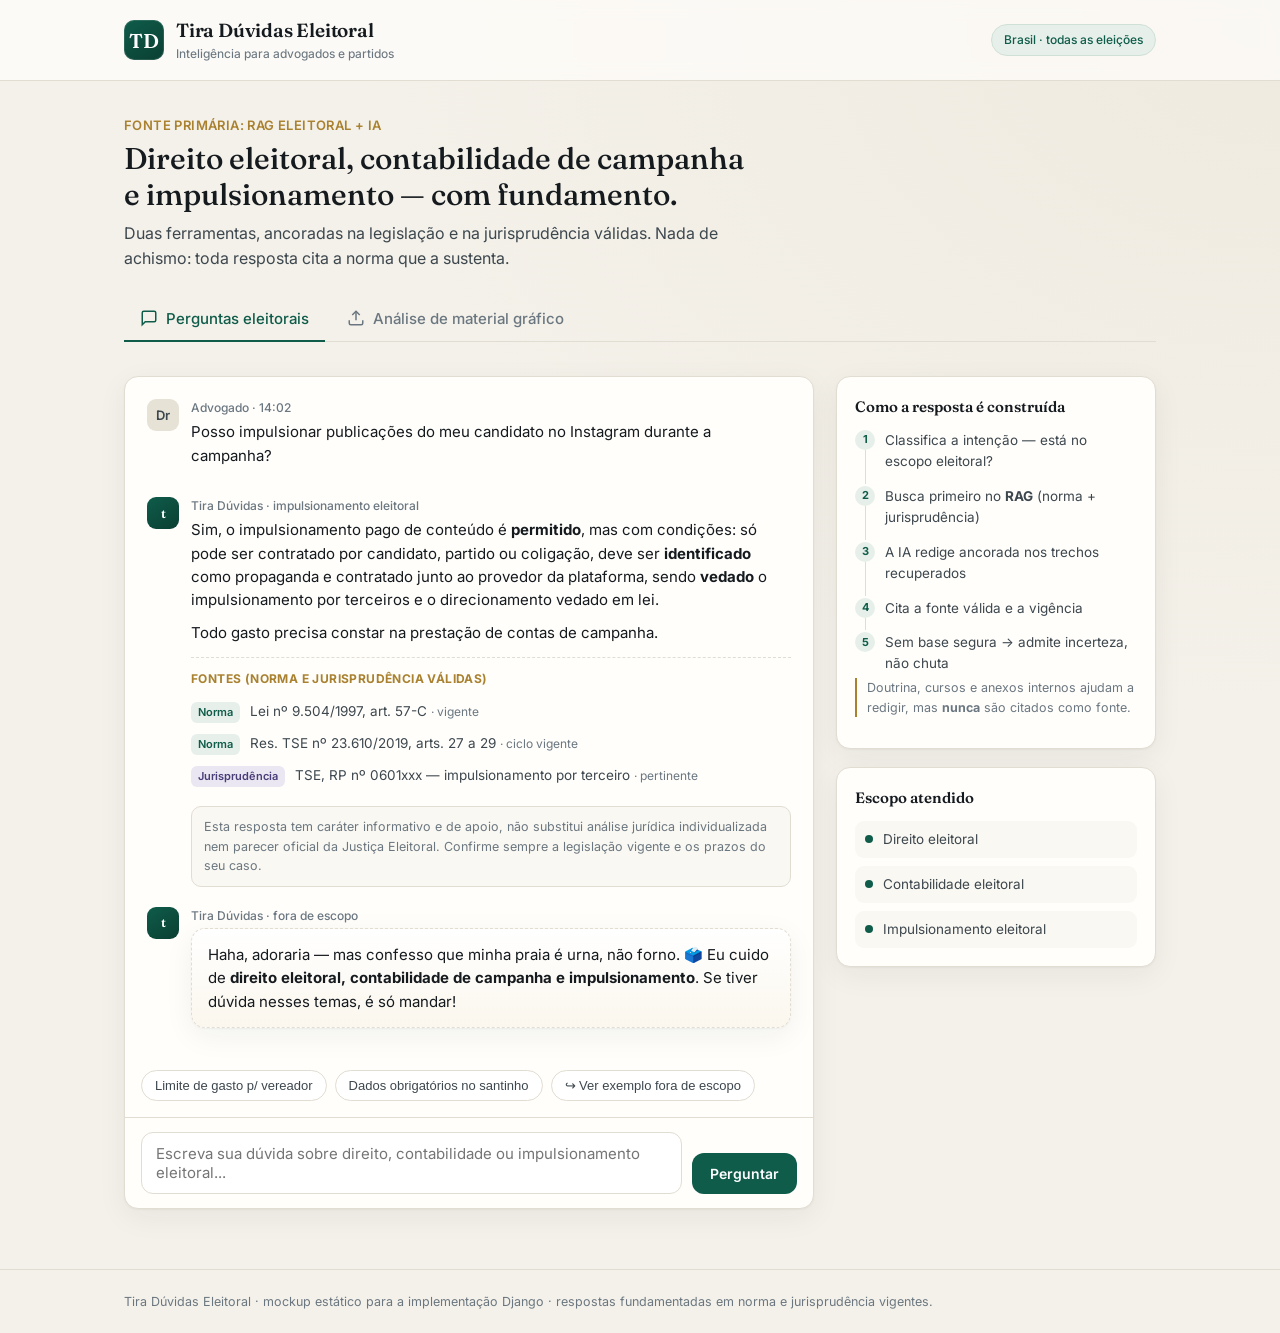
<file: mockup.html>
<!DOCTYPE html>
<html lang="pt-BR">
<head>
<meta charset="UTF-8">
<meta name="viewport" content="width=device-width, initial-scale=1.0">
<title>Tira Dúvidas Eleitoral — Mockup</title>
<!--
  MOCKUP ESTÁTICO — base para a implementação Django.
  Mapeamento sugerido (ver lógica.md):
    - Aba "Perguntas"  → app `perguntas`  · view POST /perguntar/   (Serviço 1, §4)
    - Aba "Material"   → app `materiais`  · view POST /analisar/    (Serviço 2, §6)
    - Gate de intenção (§3) → camada de serviço antes de chamar a LLM
    - Bloco de fontes  → só norma/jurisprudência válida (§1, §4, §7 — regra inviolável)
    - Disclaimer (§9)  → partial reutilizável {% include "partials/_disclaimer.html" %}
  O JS aqui é só para demonstrar os estados da tela; no Django vem do backend.
-->
<link rel="preconnect" href="https://fonts.googleapis.com">
<link rel="preconnect" href="https://fonts.gstatic.com" crossorigin>
<link href="https://fonts.googleapis.com/css2?family=Fraunces:opsz,wght@9..144,400;9..144,500;9..144,600&family=Inter:wght@400;450;500;600&display=swap" rel="stylesheet">
<style>
  :root{
    --ink:#151a1e; --ink-soft:#3d474e; --muted:#6b7780;
    --paper:#f4f1ea; --card:#fffefb; --line:#e2ddd2;
    --brand:#0f5c4a;           /* verde institucional profundo */
    --brand-soft:#e6efe9;
    --gold:#a9812f;            /* acento quente */
    --ok:#1f7a4d; --ok-bg:#e6f2ea;
    --warn:#9a6a12; --warn-bg:#faf1dd;
    --bad:#a12f2f; --bad-bg:#f7e5e3;
    --neutral:#5a6570; --neutral-bg:#eceff1;
    --radius:14px;
    --shadow:0 1px 2px rgba(20,26,30,.04), 0 8px 30px rgba(20,26,30,.06);
  }
  *{box-sizing:border-box}
  html,body{margin:0}
  body{
    font-family:'Inter',system-ui,sans-serif;
    background:
      radial-gradient(120% 90% at 100% 0%, #efeadf 0%, transparent 60%),
      var(--paper);
    color:var(--ink); line-height:1.55; -webkit-font-smoothing:antialiased;
    min-height:100vh;
  }
  .wrap{max-width:1080px; margin:0 auto; padding:0 24px}

  /* ---------- Topbar ---------- */
  header.top{
    border-bottom:1px solid var(--line);
    background:rgba(255,254,251,.7); backdrop-filter:blur(8px);
    position:sticky; top:0; z-index:10;
  }
  .top-inner{display:flex; align-items:center; justify-content:space-between; padding:16px 24px; max-width:1080px; margin:0 auto}
  .brand{display:flex; align-items:center; gap:12px}
  .seal{
    width:40px; height:40px; border-radius:10px; flex:none;
    background:linear-gradient(145deg,var(--brand),#0a3f33);
    display:grid; place-items:center; color:#fff; font-family:'Fraunces',serif; font-weight:600; font-size:20px;
    box-shadow:inset 0 0 0 1px rgba(255,255,255,.12);
  }
  .brand h1{font-family:'Fraunces',serif; font-weight:600; font-size:19px; margin:0; letter-spacing:-.2px}
  .brand span{display:block; font-size:12px; color:var(--muted); font-weight:450}
  .scope-pill{
    font-size:12px; color:var(--brand); background:var(--brand-soft);
    border:1px solid #cfe0d7; padding:6px 12px; border-radius:999px; font-weight:500;
  }

  /* ---------- Hero / tabs ---------- */
  .hero{padding:34px 0 8px}
  .hero p.kicker{color:var(--gold); font-weight:600; font-size:13px; letter-spacing:.4px; text-transform:uppercase; margin:0 0 6px}
  .hero h2{font-family:'Fraunces',serif; font-weight:500; font-size:30px; line-height:1.2; margin:0 0 8px; max-width:640px}
  .hero .lede{color:var(--ink-soft); max-width:620px; margin:0}

  .tabs{display:flex; gap:6px; margin:26px 0 0; border-bottom:1px solid var(--line)}
  .tab{
    appearance:none; border:0; background:none; cursor:pointer;
    font-family:inherit; font-size:15px; font-weight:500; color:var(--muted);
    padding:12px 16px; border-bottom:2px solid transparent; margin-bottom:-1px;
    display:flex; align-items:center; gap:8px;
  }
  .tab .ico{width:18px; height:18px}
  .tab[aria-selected="true"]{color:var(--brand); border-bottom-color:var(--brand)}

  main{padding:26px 0 60px}
  .panel[hidden]{display:none}

  /* ---------- Cards ---------- */
  .card{background:var(--card); border:1px solid var(--line); border-radius:var(--radius); box-shadow:var(--shadow)}
  .grid{display:grid; grid-template-columns:1fr 320px; gap:22px; align-items:start}
  @media(max-width:860px){.grid{grid-template-columns:1fr}}

  /* ---------- Chat (Serviço 1) ---------- */
  .chat{padding:22px}
  .msg{display:flex; gap:12px; margin-bottom:20px}
  .avatar{width:32px; height:32px; border-radius:9px; flex:none; display:grid; place-items:center; font-size:13px; font-weight:600}
  .avatar.user{background:#e7e2d6; color:var(--ink-soft)}
  .avatar.bot{background:linear-gradient(145deg,var(--brand),#0a3f33); color:#fff; font-family:'Fraunces',serif}
  .bubble{flex:1}
  .bubble .who{font-size:12px; color:var(--muted); margin-bottom:3px; font-weight:500}
  .bubble .body{font-size:15px; color:var(--ink)}
  .bubble .body p{margin:0 0 10px}
  .sources{margin-top:12px; border-top:1px dashed var(--line); padding-top:12px}
  .sources h4{margin:0 0 8px; font-size:12px; text-transform:uppercase; letter-spacing:.4px; color:var(--gold)}
  .src{display:flex; gap:10px; align-items:baseline; font-size:13.5px; padding:5px 0}
  .src .tag{font-size:11px; font-weight:600; padding:2px 7px; border-radius:6px; flex:none}
  .tag.norma{background:var(--brand-soft); color:var(--brand)}
  .tag.juris{background:#eae6f2; color:#4a3d78}
  .src .cite{color:var(--ink-soft)}
  .src .vig{color:var(--muted); font-size:12px}
  .disclaimer{margin-top:14px; font-size:12.5px; color:var(--muted); background:#faf8f2; border:1px solid var(--line); border-radius:10px; padding:10px 12px}

  .offtopic{background:linear-gradient(180deg,#fff,#fbf7ee); border-style:dashed}

  /* composer */
  .composer{border-top:1px solid var(--line); padding:14px 16px; display:flex; gap:10px; align-items:flex-end}
  .composer textarea{
    flex:1; resize:none; border:1px solid var(--line); border-radius:12px; padding:11px 14px;
    font-family:inherit; font-size:15px; color:var(--ink); background:#fff; min-height:46px; max-height:140px;
  }
  .composer textarea:focus{outline:2px solid var(--brand-soft); border-color:var(--brand)}
  .send{
    background:var(--brand); color:#fff; border:0; border-radius:12px; padding:12px 18px;
    font-family:inherit; font-weight:600; font-size:14px; cursor:pointer; flex:none;
  }
  .send:hover{background:#0a4a3b}
  .suggests{display:flex; flex-wrap:wrap; gap:8px; padding:0 16px 16px}
  .chip{
    font-size:13px; color:var(--ink-soft); background:#fff; border:1px solid var(--line);
    border-radius:999px; padding:7px 13px; cursor:pointer;
  }
  .chip:hover{border-color:var(--brand); color:var(--brand)}

  /* ---------- Upload (Serviço 2) ---------- */
  .drop{
    border:1.5px dashed #cdc6b6; border-radius:var(--radius); background:#fffdf8;
    padding:40px 24px; text-align:center; cursor:pointer; transition:.15s;
  }
  .drop:hover{border-color:var(--brand); background:var(--brand-soft)}
  .drop .big{font-family:'Fraunces',serif; font-size:19px; margin:12px 0 4px}
  .drop small{color:var(--muted)}
  .formats{display:flex; gap:8px; justify-content:center; margin-top:14px; flex-wrap:wrap}
  .fmt{font-size:11px; font-weight:600; color:var(--ink-soft); background:#efe9db; border-radius:6px; padding:3px 9px}

  .parecer{padding:22px}
  .status-badge{display:inline-flex; align-items:center; gap:8px; font-weight:600; font-size:14px; padding:7px 14px; border-radius:999px}
  .st-warn{background:var(--warn-bg); color:var(--warn)}
  .st-ok{background:var(--ok-bg); color:var(--ok)}
  .st-bad{background:var(--bad-bg); color:var(--bad)}
  .st-neu{background:var(--neutral-bg); color:var(--neutral)}
  .peca-head{display:flex; align-items:center; justify-content:space-between; gap:14px; margin-bottom:6px}
  .peca-head .pname{font-size:13px; color:var(--muted)}
  .check{display:flex; gap:11px; padding:11px 0; border-top:1px solid var(--line); font-size:14.5px}
  .check .mark{flex:none; width:20px; height:20px; border-radius:50%; display:grid; place-items:center; font-size:12px; font-weight:700; color:#fff; margin-top:1px}
  .m-ok{background:var(--ok)} .m-bad{background:var(--bad)} .m-warn{background:var(--warn)}
  .check .det{flex:1}
  .check .fund{display:block; font-size:12.5px; color:var(--muted); margin-top:2px}
  .batch-nav{display:flex; gap:6px; margin-bottom:16px}
  .batch-nav button{font-size:13px; border:1px solid var(--line); background:#fff; border-radius:8px; padding:6px 12px; cursor:pointer; font-family:inherit}
  .batch-nav button.active{background:var(--brand); color:#fff; border-color:var(--brand)}

  /* ---------- Sidebar ---------- */
  aside .card{padding:18px; margin-bottom:18px}
  aside h3{font-family:'Fraunces',serif; font-weight:600; font-size:15px; margin:0 0 12px}
  .flow{list-style:none; margin:0; padding:0; counter-reset:s}
  .flow li{position:relative; padding:0 0 14px 30px; font-size:13.5px; color:var(--ink-soft); counter-increment:s}
  .flow li::before{content:counter(s); position:absolute; left:0; top:0; width:20px; height:20px; border-radius:50%; background:var(--brand-soft); color:var(--brand); font-size:11px; font-weight:700; display:grid; place-items:center}
  .flow li::after{content:""; position:absolute; left:9.5px; top:20px; bottom:2px; width:1px; background:var(--line)}
  .flow li:last-child{padding-bottom:0}
  .flow li:last-child::after{display:none}
  .subjects{display:flex; flex-direction:column; gap:8px}
  .subj{display:flex; align-items:center; gap:10px; font-size:13.5px; color:var(--ink-soft); padding:8px 10px; background:#faf8f2; border-radius:9px}
  .subj .dot{width:8px; height:8px; border-radius:50%; background:var(--brand)}
  .note{font-size:12.5px; color:var(--muted); border-left:2px solid var(--gold); padding-left:10px; margin-top:4px}
  footer{border-top:1px solid var(--line); padding:22px 0; color:var(--muted); font-size:12.5px}
</style>
</head>
<body>

<header class="top">
  <div class="top-inner">
    <div class="brand">
      <div class="seal">TD</div>
      <div>
        <h1>Tira Dúvidas Eleitoral</h1>
        <span>Inteligência para advogados e partidos</span>
      </div>
    </div>
    <div class="scope-pill">Brasil · todas as eleições</div>
  </div>
</header>

<div class="wrap">
  <section class="hero">
    <p class="kicker">Fonte primária: RAG eleitoral + IA</p>
    <h2>Direito eleitoral, contabilidade de campanha e impulsionamento — com fundamento.</h2>
    <p class="lede">Duas ferramentas, ancoradas na legislação e na jurisprudência válidas. Nada de achismo: toda resposta cita a norma que a sustenta.</p>

    <div class="tabs" role="tablist">
      <button class="tab" role="tab" aria-selected="true" aria-controls="p-perguntas" id="t-perguntas" onclick="showTab('perguntas')">
        <svg class="ico" viewBox="0 0 24 24" fill="none" stroke="currentColor" stroke-width="2"><path d="M21 15a2 2 0 0 1-2 2H7l-4 4V5a2 2 0 0 1 2-2h14a2 2 0 0 1 2 2z"/></svg>
        Perguntas eleitorais
      </button>
      <button class="tab" role="tab" aria-selected="false" aria-controls="p-material" id="t-material" onclick="showTab('material')">
        <svg class="ico" viewBox="0 0 24 24" fill="none" stroke="currentColor" stroke-width="2"><path d="M21 15v4a2 2 0 0 1-2 2H5a2 2 0 0 1-2-2v-4"/><polyline points="17 8 12 3 7 8"/><line x1="12" y1="3" x2="12" y2="15"/></svg>
        Análise de material gráfico
      </button>
    </div>
  </section>

  <main>
    <!-- ============ SERVIÇO 1: PERGUNTAS ============ -->
    <section class="panel" id="p-perguntas" role="tabpanel" aria-labelledby="t-perguntas">
      <div class="grid">
        <div class="card">
          <div class="chat">

            <!-- Pergunta on-topic com resposta ancorada -->
            <div class="msg">
              <div class="avatar user">Dr</div>
              <div class="bubble">
                <div class="who">Advogado · 14:02</div>
                <div class="body"><p>Posso impulsionar publicações do meu candidato no Instagram durante a campanha?</p></div>
              </div>
            </div>

            <div class="msg">
              <div class="avatar bot">t</div>
              <div class="bubble">
                <div class="who">Tira Dúvidas · impulsionamento eleitoral</div>
                <div class="body">
                  <p>Sim, o impulsionamento pago de conteúdo é <strong>permitido</strong>, mas com condições: só pode ser contratado por candidato, partido ou coligação, deve ser <strong>identificado</strong> como propaganda e contratado junto ao provedor da plataforma, sendo <strong>vedado</strong> o impulsionamento por terceiros e o direcionamento vedado em lei.</p>
                  <p>Todo gasto precisa constar na prestação de contas de campanha.</p>

                  <div class="sources">
                    <h4>Fontes (norma e jurisprudência válidas)</h4>
                    <div class="src">
                      <span class="tag norma">Norma</span>
                      <span class="cite">Lei nº 9.504/1997, art. 57-C <span class="vig">· vigente</span></span>
                    </div>
                    <div class="src">
                      <span class="tag norma">Norma</span>
                      <span class="cite">Res. TSE nº 23.610/2019, arts. 27 a 29 <span class="vig">· ciclo vigente</span></span>
                    </div>
                    <div class="src">
                      <span class="tag juris">Jurisprudência</span>
                      <span class="cite">TSE, RP nº 0601xxx — impulsionamento por terceiro <span class="vig">· pertinente</span></span>
                    </div>
                  </div>

                  <div class="disclaimer">Esta resposta tem caráter informativo e de apoio, não substitui análise jurídica individualizada nem parecer oficial da Justiça Eleitoral. Confirme sempre a legislação vigente e os prazos do seu caso.</div>
                </div>
              </div>
            </div>

            <!-- Exemplo off-topic (recusa descontraída) — clique no chip abaixo -->
            <div class="msg offtopic-demo" hidden>
              <div class="avatar bot">t</div>
              <div class="bubble">
                <div class="who">Tira Dúvidas · fora de escopo</div>
                <div class="body card offtopic" style="padding:14px 16px">
                  <p style="margin:0">Haha, adoraria — mas confesso que minha praia é urna, não forno. 🗳️ Eu cuido de <strong>direito eleitoral, contabilidade de campanha e impulsionamento</strong>. Se tiver dúvida nesses temas, é só mandar!</p>
                </div>
              </div>
            </div>

          </div>

          <div class="suggests">
            <button class="chip" onclick="fill('Qual o limite de gasto para vereador nesta eleição?')">Limite de gasto p/ vereador</button>
            <button class="chip" onclick="fill('Quais dados são obrigatórios em um santinho?')">Dados obrigatórios no santinho</button>
            <button class="chip" onclick="showOfftopic()">↪ Ver exemplo fora de escopo</button>
          </div>

          <div class="composer">
            <textarea id="q" placeholder="Escreva sua dúvida sobre direito, contabilidade ou impulsionamento eleitoral..."></textarea>
            <button class="send">Perguntar</button>
          </div>
        </div>

        <!-- Sidebar -->
        <aside>
          <div class="card">
            <h3>Como a resposta é construída</h3>
            <ol class="flow">
              <li>Classifica a intenção — está no escopo eleitoral?</li>
              <li>Busca primeiro no <strong>RAG</strong> (norma + jurisprudência)</li>
              <li>A IA redige ancorada nos trechos recuperados</li>
              <li>Cita a fonte válida e a vigência</li>
              <li>Sem base segura → admite incerteza, não chuta</li>
            </ol>
            <p class="note">Doutrina, cursos e anexos internos ajudam a redigir, mas <strong>nunca</strong> são citados como fonte.</p>
          </div>
          <div class="card">
            <h3>Escopo atendido</h3>
            <div class="subjects">
              <div class="subj"><span class="dot"></span> Direito eleitoral</div>
              <div class="subj"><span class="dot"></span> Contabilidade eleitoral</div>
              <div class="subj"><span class="dot"></span> Impulsionamento eleitoral</div>
            </div>
          </div>
        </aside>
      </div>
    </section>

    <!-- ============ SERVIÇO 2: MATERIAL GRÁFICO ============ -->
    <section class="panel" id="p-material" role="tabpanel" aria-labelledby="t-material" hidden>
      <div class="grid">
        <div>
          <div class="card" style="padding:22px; margin-bottom:18px">
            <div class="drop" onclick="document.getElementById('file').click()">
              <svg width="34" height="34" viewBox="0 0 24 24" fill="none" stroke="var(--brand)" stroke-width="1.6"><path d="M21 15v4a2 2 0 0 1-2 2H5a2 2 0 0 1-2-2v-4"/><polyline points="17 8 12 3 7 8"/><line x1="12" y1="3" x2="12" y2="15"/></svg>
              <div class="big">Envie o santinho ou peça gráfica</div>
              <small>Arraste aqui ou clique para selecionar · lote permitido</small>
              <div class="formats"><span class="fmt">JPG</span><span class="fmt">PNG</span><span class="fmt">PDF</span><span class="fmt">+ múltiplas peças</span></div>
              <input type="file" id="file" hidden multiple accept=".jpg,.jpeg,.png,.pdf">
            </div>
          </div>

          <!-- Parecer de exemplo (lote com 2 peças) -->
          <div class="card parecer">
            <div class="batch-nav">
              <button class="active">Peça 1 · santinho-frente.jpg</button>
              <button>Peça 2 · adesivo.png</button>
            </div>

            <div class="peca-head">
              <span class="status-badge st-warn">⚠ Conformidade parcial</span>
              <span class="pname">santinho-frente.jpg · 1200×630</span>
            </div>

            <div style="margin-top:14px">
              <div class="check">
                <span class="mark m-ok">✓</span>
                <span class="det">Número do candidato e cargo identificados corretamente.
                  <span class="fund">Fundamento: Res. TSE nº 23.610/2019</span></span>
              </div>
              <div class="check">
                <span class="mark m-bad">!</span>
                <span class="det">Falta o <strong>CNPJ do responsável</strong> pela confecção e a <strong>tiragem</strong> impressa na peça.
                  <span class="fund">Fundamento: Lei nº 9.504/1997, art. 38, §1º</span></span>
              </div>
              <div class="check">
                <span class="mark m-warn">?</span>
                <span class="det">Uso de imagem que pode remeter a órgão público — verificar autorização.
                  <span class="fund">Fundamento: Res. TSE nº 23.610/2019, propaganda vedada</span></span>
              </div>
            </div>

            <div class="sources" style="margin-top:18px">
              <h4>Recomendações</h4>
              <div class="body" style="font-size:14px; color:var(--ink-soft)">
                Inserir CNPJ do responsável e tiragem no rodapé; revisar a imagem de fundo antes da impressão.
              </div>
            </div>

            <div class="sources">
              <h4>Fontes (apenas norma / jurisprudência válida)</h4>
              <div class="src"><span class="tag norma">Norma</span><span class="cite">Lei nº 9.504/1997, art. 38 <span class="vig">· vigente</span></span></div>
              <div class="src"><span class="tag norma">Norma</span><span class="cite">Res. TSE nº 23.610/2019 <span class="vig">· ciclo vigente</span></span></div>
            </div>

            <div class="disclaimer">Análise de apoio — não substitui conferência jurídica nem decisão da Justiça Eleitoral. Peça pode ter validade temporal conforme o calendário eleitoral.</div>
          </div>
        </div>

        <aside>
          <div class="card">
            <h3>Como a peça é avaliada</h3>
            <ol class="flow">
              <li>Gate: é material de campanha eleitoral BR?</li>
              <li>Valida formato (JPG/PNG/PDF) e legibilidade</li>
              <li>Extrai texto e elementos (visão + OCR)</li>
              <li>Confronta com as regras do RAG</li>
              <li>Emite um parecer por peça, com status</li>
            </ol>
          </div>
          <div class="card">
            <h3>Status possíveis</h3>
            <div class="subjects">
              <div class="subj"><span class="status-badge st-ok" style="padding:2px 10px">✓ Em conformidade</span></div>
              <div class="subj"><span class="status-badge st-warn" style="padding:2px 10px">⚠ Parcial</span></div>
              <div class="subj"><span class="status-badge st-bad" style="padding:2px 10px">✕ Não conforme</span></div>
              <div class="subj"><span class="status-badge st-neu" style="padding:2px 10px">? Inconclusivo</span></div>
            </div>
          </div>
        </aside>
      </div>
    </section>
  </main>
</div>

<footer>
  <div class="wrap">Tira Dúvidas Eleitoral · mockup estático para a implementação Django · respostas fundamentadas em norma e jurisprudência vigentes.</div>
</footer>

<script>
  function showTab(name){
    document.getElementById('p-perguntas').hidden = name!=='perguntas';
    document.getElementById('p-material').hidden  = name!=='material';
    document.getElementById('t-perguntas').setAttribute('aria-selected', name==='perguntas');
    document.getElementById('t-material').setAttribute('aria-selected', name==='material');
  }
  function fill(t){ const q=document.getElementById('q'); q.value=t; q.focus(); }
  function showOfftopic(){ document.querySelector('.offtopic-demo').hidden=false; window.scrollTo({top:document.body.scrollHeight,behavior:'smooth'}); }
</script>
</body>
</html>
</file>
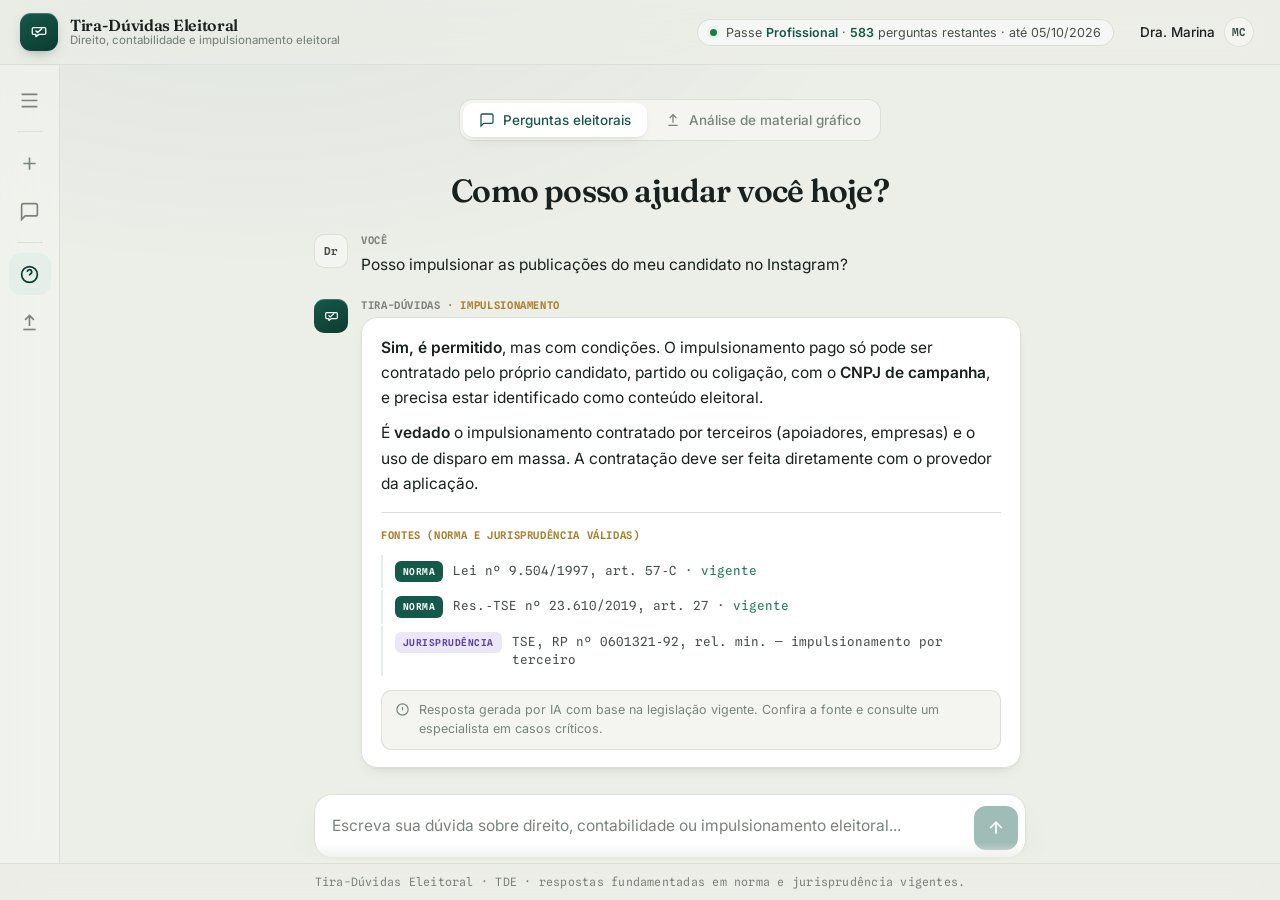
<file: mockups/app-home-apple.html>
<!DOCTYPE html>
<html lang="pt-BR">
<head>
<meta charset="UTF-8">
<meta name="viewport" content="width=device-width, initial-scale=1.0">
<title>TDE — home do app (mock-up Apple design)</title>
<link rel="preconnect" href="https://fonts.googleapis.com">
<link rel="preconnect" href="https://fonts.gstatic.com" crossorigin>
<link href="https://fonts.googleapis.com/css2?family=Fraunces:opsz,wght@9..144,400;9..144,500;9..144,600&family=Inter:wght@400;450;500;600&family=Spline+Sans+Mono:wght@400;500;600&display=swap" rel="stylesheet">
<style>
  :root{
    --ink:#18211d; --ink-soft:#454f49; --muted:#79837c;
    --paper:#eceee8; --paper-2:#f4f5f0; --surface:#ffffff; --line:#dbdfd6;
    --brand:#15594a; --brand-ink:#0d3b30; --brand-soft:#e4efe9; --accent:#a97e2c;
    --ok:#1c7a4d; --ok-bg:#e7f2ea; --warn:#8f6410; --warn-bg:#f7edd6;
    --bad:#a5342f; --bad-bg:#f6e4e1; --neutral:#5a6570; --neutral-bg:#ebeeef;
    --juris:#5b3fa8; --juris-bg:#ece7f7;
    --serif:'Fraunces',Georgia,serif;
    --sans:'Inter',system-ui,-apple-system,sans-serif;
    --mono:'Spline Sans Mono',ui-monospace,monospace;
    --r:16px; --r-sm:11px;
    --shadow-sm:0 1px 2px rgba(20,30,25,.05), 0 6px 16px -8px rgba(20,30,25,.14);
    --shadow:0 1px 2px rgba(20,30,25,.05), 0 20px 46px -20px rgba(20,30,25,.22);
    --ease-out:cubic-bezier(.22,.61,.36,1);
    --ease-spring:cubic-bezier(.34,1.32,.5,1);
    --ease-press:cubic-bezier(.4,0,.2,1);
  }
  *,*::before,*::after{box-sizing:border-box;margin:0;padding:0}
  body{
    font-family:var(--sans);background:var(--paper);color:var(--ink);
    -webkit-font-smoothing:antialiased;text-rendering:optimizeLegibility;
    height:100dvh;overflow:hidden;
  }
  body::before{
    content:"";position:fixed;inset:0;z-index:-1;pointer-events:none;
    background:radial-gradient(70% 50% at 20% -5%, rgba(21,89,74,.05), transparent 70%);
  }
  button{font-family:inherit;cursor:pointer;border:0;background:none;color:inherit}
  ::-webkit-scrollbar{width:10px}
  ::-webkit-scrollbar-thumb{background:rgba(20,30,25,.14);border-radius:99px;border:3px solid transparent;background-clip:padding-box}

  /* ── App shell ── */
  .app{display:flex;flex-direction:column;height:100dvh}

  /* Header — material translúcido */
  header.top{
    flex:none;position:relative;z-index:30;
    display:flex;align-items:center;justify-content:space-between;
    padding:12px 20px;
    background:rgba(236,238,232,.72);
    backdrop-filter:blur(18px) saturate(180%);
    -webkit-backdrop-filter:blur(18px) saturate(180%);
    border-bottom:1px solid var(--line);
  }
  .brand{display:flex;align-items:center;gap:12px}
  .seal{
    width:38px;height:38px;border-radius:11px;flex:none;
    background:linear-gradient(150deg,var(--brand),var(--brand-ink));
    display:grid;place-items:center;
    box-shadow:inset 0 1px 0 rgba(255,255,255,.22), 0 5px 14px -6px rgba(13,59,48,.5);
  }
  .seal svg{width:22px;height:22px}
  .brand h1{font-family:var(--serif);font-weight:600;font-size:16px;letter-spacing:-.02em;line-height:1.05}
  .brand span{display:block;font-size:11.5px;color:var(--muted);font-weight:450}
  .top-right{display:flex;align-items:center;gap:14px}
  .quota{
    display:flex;align-items:center;gap:9px;font-size:12.5px;color:var(--ink-soft);
    background:rgba(255,255,255,.55);box-shadow:inset 0 0 0 1px var(--line);
    padding:6px 13px;border-radius:999px;
  }
  .quota b{color:var(--brand);font-weight:600}
  .quota .pip{width:7px;height:7px;border-radius:50%;background:var(--ok);box-shadow:0 0 0 3px var(--ok-bg)}
  .acct{display:flex;align-items:center;gap:9px;padding:5px 6px 5px 12px;border-radius:999px;transition:background .16s var(--ease-out)}
  .acct:hover{background:rgba(255,255,255,.6)}
  .acct .nm{font-size:13.5px;font-weight:500}
  .acct .av{width:30px;height:30px;border-radius:50%;background:var(--paper-2);box-shadow:inset 0 0 0 1px var(--line);display:grid;place-items:center;font-family:var(--mono);font-size:11px;color:var(--ink-soft);font-weight:600}
  @media(max-width:640px){.quota{display:none}.brand span{display:none}}

  /* Work area = rail + main */
  .work{flex:1;display:flex;min-height:0}

  /* Trilho lateral */
  .rail{
    flex:none;width:60px;display:flex;flex-direction:column;align-items:center;gap:6px;
    padding:14px 0;background:rgba(244,245,240,.6);
    backdrop-filter:blur(12px);border-right:1px solid var(--line);
  }
  .rail-btn{
    width:42px;height:42px;border-radius:12px;display:grid;place-items:center;color:var(--muted);
    transition:transform .16s var(--ease-press), background .16s var(--ease-out), color .16s var(--ease-out);
    position:relative;
  }
  .rail-btn svg{width:21px;height:21px}
  .rail-btn:hover{background:var(--brand-soft);color:var(--brand)}
  .rail-btn:active{transform:scale(.9)}
  .rail-btn.ativo{background:var(--brand-soft);color:var(--brand-ink)}
  .rail-sep{width:26px;height:1px;background:var(--line);margin:4px 0}
  .rail-btn[data-tip]::after{
    content:attr(data-tip);position:absolute;left:52px;top:50%;transform:translateY(-50%) scale(.9);
    transform-origin:left center;white-space:nowrap;
    background:var(--ink);color:#fff;font-size:12px;padding:5px 9px;border-radius:8px;
    opacity:0;pointer-events:none;transition:opacity .14s var(--ease-out), transform .18s var(--ease-spring);
    box-shadow:var(--shadow-sm);z-index:40;
  }
  .rail-btn[data-tip]:hover::after{opacity:1;transform:translateY(-50%) scale(1)}

  /* Main — área de scroll com scroll-edge fade */
  main{
    flex:1;min-width:0;position:relative;overflow-y:auto;
    -webkit-mask-image:linear-gradient(to bottom, transparent 0, #000 22px, #000 calc(100% - 20px), transparent 100%);
            mask-image:linear-gradient(to bottom, transparent 0, #000 22px, #000 calc(100% - 20px), transparent 100%);
  }
  .wrap{max-width:760px;margin:0 auto;padding:34px 24px 26px}

  /* Segmented control (tabs) com pílula deslizante */
  .segwrap{display:flex;justify-content:center;margin-bottom:30px}
  .seg{position:relative;display:inline-flex;gap:2px;padding:4px;background:var(--paper-2);box-shadow:inset 0 0 0 1px var(--line);border-radius:13px}
  .seg .pill{position:absolute;top:4px;left:4px;height:calc(100% - 8px);border-radius:10px;background:var(--surface);box-shadow:var(--shadow-sm);transition:transform .38s var(--ease-spring), width .38s var(--ease-spring);z-index:0}
  .seg button{position:relative;z-index:1;display:inline-flex;align-items:center;gap:8px;font-size:13.5px;font-weight:500;color:var(--muted);padding:9px 16px;border-radius:10px;transition:color .2s var(--ease-out)}
  .seg button svg{width:16px;height:16px}
  .seg button.on{color:var(--brand)}
  .seg button:active{transform:scale(.97)}

  .panel{display:none}
  .panel.on{display:block}

  /* Greeting + reveal */
  .greeting{font-family:var(--serif);font-weight:600;font-size:clamp(26px,4vw,32px);letter-spacing:-.025em;text-align:center;margin-bottom:24px;text-wrap:balance}

  /* Chat */
  .chat{display:flex;flex-direction:column;gap:22px;margin-bottom:26px}
  .msg{display:flex;gap:13px;align-items:flex-start}
  .avatar{width:34px;height:34px;border-radius:10px;flex:none;display:grid;place-items:center;font-family:var(--mono);font-size:11px;font-weight:600}
  .avatar.user{background:var(--paper-2);box-shadow:inset 0 0 0 1px var(--line);color:var(--ink-soft)}
  .avatar.bot{background:linear-gradient(150deg,var(--brand),var(--brand-ink));box-shadow:inset 0 1px 0 rgba(255,255,255,.2)}
  .avatar.bot svg{width:19px;height:19px}
  .bubble{flex:1;min-width:0;max-width:660px}
  .who{font-family:var(--mono);font-size:10.5px;font-weight:600;letter-spacing:.06em;text-transform:uppercase;color:var(--muted);margin-bottom:6px}
  .who .as{color:var(--accent)}
  .body{font-size:15.5px;line-height:1.62;color:var(--ink)}
  .body p+p{margin-top:10px}
  .body strong{font-weight:600}
  .body.card-a{background:var(--surface);border-radius:var(--r);padding:18px 20px;box-shadow:inset 0 0 0 1px var(--line), var(--shadow-sm)}

  /* Fontes (citações) */
  .sources{margin-top:16px;padding-top:14px;border-top:1px solid var(--line)}
  .sources h4{font-family:var(--mono);font-weight:600;font-size:10.5px;letter-spacing:.06em;text-transform:uppercase;color:var(--accent);margin-bottom:11px}
  .src{display:grid;grid-template-columns:auto 1fr;gap:10px;align-items:baseline;padding:6px 0 6px 12px;border-left:2px solid var(--brand-soft)}
  .src+.src{margin-top:2px}
  .tag{font-family:var(--mono);font-weight:600;font-size:9.5px;letter-spacing:.05em;text-transform:uppercase;padding:3px 8px;border-radius:6px;white-space:nowrap}
  .tag.norma{background:var(--brand);color:#fff}
  .tag.juris{background:var(--juris-bg);color:var(--juris)}
  .cite{font-family:var(--mono);font-size:12.5px;color:var(--ink-soft);line-height:1.5}
  .cite .vig{color:var(--ok)}
  .disclaimer{margin-top:14px;font-size:12.5px;color:var(--muted);line-height:1.5;background:var(--paper-2);box-shadow:inset 0 0 0 1px var(--line);padding:11px 14px;border-radius:10px;display:flex;gap:9px}
  .disclaimer svg{width:15px;height:15px;flex:none;margin-top:1px;color:var(--muted)}

  /* Composer */
  .composer{background:var(--surface);border-radius:18px;box-shadow:inset 0 0 0 1px var(--line), var(--shadow);padding:8px 8px 8px 18px;display:flex;align-items:flex-end;gap:10px;transition:box-shadow .2s var(--ease-out)}
  .composer:focus-within{box-shadow:inset 0 0 0 1.5px var(--brand), var(--shadow)}
  .composer textarea{flex:1;border:0;outline:0;resize:none;background:none;font-family:inherit;font-size:15.5px;line-height:1.55;color:var(--ink);padding:12px 0;max-height:160px}
  .composer textarea::placeholder{color:var(--muted)}
  .send{width:44px;height:44px;border-radius:12px;flex:none;background:var(--brand);color:#fff;display:grid;place-items:center;box-shadow:var(--shadow-sm);transition:transform .14s var(--ease-press), background .18s var(--ease-out), opacity .2s}
  .send svg{width:20px;height:20px}
  .send:hover{background:var(--brand-ink)}
  .send:active{transform:scale(.9)}
  .send:disabled{opacity:.4;cursor:default;transform:none}
  .suggests{display:flex;flex-wrap:wrap;gap:9px;margin-top:14px;justify-content:center}
  .chip{font-family:var(--mono);font-size:12px;color:var(--ink-soft);background:var(--surface);box-shadow:inset 0 0 0 1px var(--line);padding:8px 13px;border-radius:999px;transition:transform .16s var(--ease-press), background .16s var(--ease-out), box-shadow .16s var(--ease-out)}
  .chip:hover{background:var(--brand-soft);box-shadow:inset 0 0 0 1px #cfe0d8;color:var(--brand)}
  .chip:active{transform:scale(.95)}

  /* Material — dropzone + parecer */
  .drop{
    border:1.5px dashed #c5cabc;border-radius:var(--r);background:var(--paper-2);
    padding:44px 24px;text-align:center;cursor:pointer;
    transition:border-color .2s var(--ease-out), background .2s var(--ease-out), transform .2s var(--ease-spring);
  }
  .drop:hover{border-color:var(--brand);background:var(--brand-soft);transform:translateY(-2px)}
  .drop .ico{width:52px;height:52px;border-radius:15px;margin:0 auto 14px;background:var(--surface);box-shadow:var(--shadow-sm);display:grid;place-items:center}
  .drop .ico svg{width:26px;height:26px;color:var(--brand)}
  .drop .big{font-family:var(--serif);font-weight:500;font-size:19px;letter-spacing:-.01em}
  .drop .small{color:var(--muted);font-size:13px;margin-top:4px}
  .formats{display:flex;gap:7px;justify-content:center;flex-wrap:wrap;margin-top:16px}
  .fmt{font-family:var(--mono);font-size:10.5px;color:var(--muted);background:var(--surface);box-shadow:inset 0 0 0 1px var(--line);padding:4px 9px;border-radius:7px}

  .parecer{background:var(--surface);border-radius:var(--r);box-shadow:inset 0 0 0 1px var(--line), var(--shadow-sm);padding:22px;margin-top:20px}
  .peca-head{display:flex;align-items:center;gap:12px;margin-bottom:18px;flex-wrap:wrap}
  .status-badge{display:inline-flex;align-items:center;gap:7px;font-size:13.5px;font-weight:600;padding:7px 14px;border-radius:999px}
  .st-parcial{background:var(--warn-bg);color:var(--warn)}
  .pname{font-family:var(--mono);font-size:12px;color:var(--muted)}
  .check{display:flex;gap:11px;align-items:flex-start;padding:11px 0}
  .check+.check{border-top:1px solid var(--line)}
  .ck{width:22px;height:22px;border-radius:50%;flex:none;display:grid;place-items:center;color:#fff;font-size:13px;font-weight:700;margin-top:1px}
  .ck.ok{background:var(--ok)}.ck.no{background:var(--bad)}.ck.warn{background:var(--warn)}
  .ck-txt{font-size:14.5px;line-height:1.45}
  .ck-txt .fund{display:block;font-family:var(--mono);font-size:11.5px;color:var(--muted);margin-top:3px;line-height:1.5}

  /* Footer translúcido */
  footer{
    flex:none;position:relative;z-index:20;text-align:center;
    padding:11px 20px;font-family:var(--mono);font-size:11.5px;letter-spacing:.02em;color:var(--muted);
    background:rgba(236,238,232,.72);
    backdrop-filter:blur(18px) saturate(180%);-webkit-backdrop-filter:blur(18px) saturate(180%);
    border-top:1px solid var(--line);
  }

  /* Materialização */
  .reveal{opacity:0;transform:translateY(16px);animation:rise .6s var(--ease-out) forwards}
  .reveal[data-d="1"]{animation-delay:.05s}
  .reveal[data-d="2"]{animation-delay:.12s}
  .reveal[data-d="3"]{animation-delay:.2s}
  @keyframes rise{to{opacity:1;transform:none}}

  @media (prefers-reduced-motion: reduce){
    *,*::before,*::after{animation-duration:.001ms !important;transition-duration:.001ms !important}
    .reveal{opacity:1;transform:none}
  }
  @media (prefers-reduced-transparency: reduce){
    header.top,footer{background:var(--paper);backdrop-filter:none;-webkit-backdrop-filter:none}
    .rail{background:var(--paper-2);backdrop-filter:none}
    .quota,.acct:hover{background:#fff}
  }
  @media (prefers-contrast: more){
    :root{--line:#b9c0b6;--muted:#5c655f}
  }
</style>
</head>
<body>
<div class="app">
  <header class="top">
    <div class="brand">
      <div class="seal" aria-hidden="true">
        <svg viewBox="0 0 32 32"><path d="M8 9.5 h16 a1.8 1.8 0 0 1 1.8 1.8 v6.4 a1.8 1.8 0 0 1 -1.8 1.8 h-8 l-4.5 3.2 v-3.2 h-3.5 a1.8 1.8 0 0 1 -1.8 -1.8 v-6.4 a1.8 1.8 0 0 1 1.8 -1.8 z" fill="none" stroke="#fff" stroke-width="1.9" stroke-linejoin="round"/><path d="M11.5 14.4 l2.4 2.4 L20 11.2" fill="none" stroke="#fff" stroke-width="2" stroke-linecap="round" stroke-linejoin="round"/></svg>
      </div>
      <div>
        <h1>Tira-Dúvidas Eleitoral</h1>
        <span>Direito, contabilidade e impulsionamento eleitoral</span>
      </div>
    </div>
    <div class="top-right">
      <div class="quota"><span class="pip"></span><span>Passe <b>Profissional</b> · <b>583</b> perguntas restantes · até 05/10/2026</span></div>
      <button class="acct"><span class="nm">Dra. Marina</span><span class="av">MC</span></button>
    </div>
  </header>

  <div class="work">
    <nav class="rail">
      <button class="rail-btn" data-tip="Fechar barra lateral" aria-label="Barra lateral">
        <svg viewBox="0 0 24 24" fill="none" stroke="currentColor" stroke-width="1.9"><path d="M3 5h18M3 12h18M3 19h18"/></svg>
      </button>
      <div class="rail-sep"></div>
      <button class="rail-btn" data-tip="Nova conversa" aria-label="Nova conversa">
        <svg viewBox="0 0 24 24" fill="none" stroke="currentColor" stroke-width="1.9"><path d="M12 5v14M5 12h14"/></svg>
      </button>
      <button class="rail-btn" data-tip="Conversas" aria-label="Conversas">
        <svg viewBox="0 0 24 24" fill="none" stroke="currentColor" stroke-width="1.9"><path d="M21 15a2 2 0 0 1-2 2H7l-4 4V5a2 2 0 0 1 2-2h14a2 2 0 0 1 2 2z"/></svg>
      </button>
      <div class="rail-sep"></div>
      <button class="rail-btn ativo" data-tip="Perguntas eleitorais" data-go="perguntas" aria-label="Perguntas">
        <svg viewBox="0 0 24 24" fill="none" stroke="currentColor" stroke-width="1.9"><circle cx="12" cy="12" r="9"/><path d="M9.5 9a2.5 2.5 0 1 1 3.5 2.3c-.8.4-1 .9-1 1.7"/><path d="M12 16.5h.01"/></svg>
      </button>
      <button class="rail-btn" data-tip="Análise de material" data-go="material" aria-label="Material">
        <svg viewBox="0 0 24 24" fill="none" stroke="currentColor" stroke-width="1.9"><path d="M12 16V4M7 9l5-5 5 5"/><path d="M5 20h14"/></svg>
      </button>
    </nav>

    <main>
      <div class="wrap">
        <div class="segwrap">
          <div class="seg" id="seg">
            <span class="pill" id="pill"></span>
            <button class="on" data-panel="perguntas">
              <svg viewBox="0 0 24 24" fill="none" stroke="currentColor" stroke-width="1.9"><path d="M21 15a2 2 0 0 1-2 2H7l-4 4V5a2 2 0 0 1 2-2h14a2 2 0 0 1 2 2z"/></svg>
              Perguntas eleitorais
            </button>
            <button data-panel="material">
              <svg viewBox="0 0 24 24" fill="none" stroke="currentColor" stroke-width="1.9"><path d="M12 16V4M7 9l5-5 5 5"/><path d="M5 20h14"/></svg>
              Análise de material gráfico
            </button>
          </div>
        </div>

        <!-- ── Perguntas eleitorais ── -->
        <section class="panel on" data-panel="perguntas">
          <h2 class="greeting reveal">Como posso ajudar você hoje?</h2>

          <div class="chat" id="chat">
            <div class="msg reveal" data-d="1">
              <div class="avatar user">Dr</div>
              <div class="bubble">
                <div class="who">Você</div>
                <div class="body"><p>Posso impulsionar as publicações do meu candidato no Instagram?</p></div>
              </div>
            </div>

            <div class="msg reveal" data-d="2">
              <div class="avatar bot"><svg viewBox="0 0 32 32"><path d="M8 9.5 h16 a1.8 1.8 0 0 1 1.8 1.8 v6.4 a1.8 1.8 0 0 1 -1.8 1.8 h-8 l-4.5 3.2 v-3.2 h-3.5 a1.8 1.8 0 0 1 -1.8 -1.8 v-6.4 a1.8 1.8 0 0 1 1.8 -1.8 z" fill="none" stroke="#fff" stroke-width="1.9" stroke-linejoin="round"/><path d="M11.5 14.4 l2.4 2.4 L20 11.2" fill="none" stroke="#fff" stroke-width="2" stroke-linecap="round" stroke-linejoin="round"/></svg></div>
              <div class="bubble">
                <div class="who">Tira-Dúvidas <span class="as">· Impulsionamento</span></div>
                <div class="body card-a">
                  <p><strong>Sim, é permitido</strong>, mas com condições. O impulsionamento pago só pode ser contratado pelo próprio candidato, partido ou coligação, com o <strong>CNPJ de campanha</strong>, e precisa estar identificado como conteúdo eleitoral.</p>
                  <p>É <strong>vedado</strong> o impulsionamento contratado por terceiros (apoiadores, empresas) e o uso de disparo em massa. A contratação deve ser feita diretamente com o provedor da aplicação.</p>
                  <div class="sources">
                    <h4>Fontes (norma e jurisprudência válidas)</h4>
                    <div class="src"><span class="tag norma">Norma</span><span class="cite">Lei nº 9.504/1997, art. 57‑C <span class="vig">· vigente</span></span></div>
                    <div class="src"><span class="tag norma">Norma</span><span class="cite">Res.‑TSE nº 23.610/2019, art. 27 <span class="vig">· vigente</span></span></div>
                    <div class="src"><span class="tag juris">Jurisprudência</span><span class="cite">TSE, RP nº 0601321‑92, rel. min. — impulsionamento por terceiro</span></div>
                  </div>
                  <div class="disclaimer">
                    <svg viewBox="0 0 24 24" fill="none" stroke="currentColor" stroke-width="1.9"><circle cx="12" cy="12" r="9"/><path d="M12 8v5M12 16h.01"/></svg>
                    Resposta gerada por IA com base na legislação vigente. Confira a fonte e consulte um especialista em casos críticos.
                  </div>
                </div>
              </div>
            </div>
          </div>

          <div class="composer reveal" data-d="3">
            <textarea id="ta" rows="1" placeholder="Escreva sua dúvida sobre direito, contabilidade ou impulsionamento eleitoral..."></textarea>
            <button class="send" id="send" disabled aria-label="Perguntar">
              <svg viewBox="0 0 24 24" fill="none" stroke="currentColor" stroke-width="2"><path d="M12 19V5M5 12l7-7 7 7"/></svg>
            </button>
          </div>
          <div class="suggests reveal" data-d="3">
            <button class="chip" data-fill="Posso impulsionar publicações do meu candidato no Instagram?">Impulsionamento no Instagram</button>
            <button class="chip" data-fill="Quais dados são obrigatórios em um santinho?">Dados obrigatórios no santinho</button>
            <button class="chip" data-fill="Até quando posso fazer propaganda eleitoral na rua?">Prazo de propaganda</button>
          </div>
        </section>

        <!-- ── Análise de material ── -->
        <section class="panel" data-panel="material">
          <h2 class="greeting">Validador de santinho</h2>
          <div class="drop" onclick="return false">
            <div class="ico"><svg viewBox="0 0 24 24" fill="none" stroke="currentColor" stroke-width="1.8"><path d="M12 16V4M7 9l5-5 5 5"/><path d="M5 20h14"/></svg></div>
            <div class="big">Envie o santinho ou peça gráfica</div>
            <div class="small">Clique para selecionar — pode enviar várias de uma vez</div>
            <div class="formats"><span class="fmt">JPG</span><span class="fmt">PNG</span><span class="fmt">PDF</span><span class="fmt">+ múltiplas peças</span></div>
          </div>

          <div class="parecer">
            <div class="peca-head">
              <span class="status-badge st-parcial">⚠ Conformidade parcial</span>
              <span class="pname">santinho_vereador_v2.pdf</span>
            </div>
            <div class="check">
              <div class="ck ok">✓</div>
              <div class="ck-txt">CNPJ de campanha presente e legível
                <span class="fund">Res.‑TSE 23.610/2019, art. 33 — identificação do responsável</span></div>
            </div>
            <div class="check">
              <div class="ck no">✕</div>
              <div class="ck-txt">Tiragem não informada na peça
                <span class="fund">Lei 9.504/1997, art. 38, §1º — nº de inscrição e tiragem obrigatórios</span></div>
            </div>
            <div class="check">
              <div class="ck warn">!</div>
              <div class="ck-txt">Nome do responsável pela impressão pouco legível
                <span class="fund">Recomenda-se corpo mínimo para leitura da inscrição</span></div>
            </div>
            <div class="sources">
              <h4>Recomendações</h4>
              <div class="body" style="font-size:14px">Inclua a <strong>tiragem</strong> e o <strong>CNPJ da gráfica</strong> no rodapé antes de imprimir. Sem esses dados, a peça está sujeita a apreensão e representação.</div>
            </div>
            <div class="disclaimer">
              <svg viewBox="0 0 24 24" fill="none" stroke="currentColor" stroke-width="1.9"><circle cx="12" cy="12" r="9"/><path d="M12 8v5M12 16h.01"/></svg>
              Parecer automatizado de conformidade. Não substitui a análise de um advogado eleitoral.
            </div>
          </div>
        </section>
      </div>
    </main>
  </div>

  <footer>Tira-Dúvidas Eleitoral · TDE · respostas fundamentadas em norma e jurisprudência vigentes.</footer>
</div>

<script>
  var seg = document.getElementById('seg');
  var pill = document.getElementById('pill');
  var segBtns = seg.querySelectorAll('button');
  var panels = document.querySelectorAll('.panel');
  var railGo = document.querySelectorAll('.rail-btn[data-go]');

  function movePill(btn){ pill.style.width = btn.offsetWidth + 'px'; pill.style.transform = 'translateX(' + (btn.offsetLeft - 4) + 'px)'; }
  function activate(name){
    segBtns.forEach(function(b){ var on = b.dataset.panel === name; b.classList.toggle('on', on); if(on) movePill(b); });
    panels.forEach(function(p){ p.classList.toggle('on', p.dataset.panel === name); });
    railGo.forEach(function(r){ r.classList.toggle('ativo', r.dataset.go === name); });
  }
  segBtns.forEach(function(b){ b.addEventListener('click', function(){ activate(b.dataset.panel); }); });
  railGo.forEach(function(r){ r.addEventListener('click', function(){ activate(r.dataset.go); }); });
  // pílula na posição inicial
  window.addEventListener('load', function(){ movePill(seg.querySelector('button.on')); });
  movePill(seg.querySelector('button.on'));

  // Composer: auto-resize + habilita envio + chips
  var ta = document.getElementById('ta'), send = document.getElementById('send');
  function sync(){ ta.style.height = 'auto'; ta.style.height = Math.min(ta.scrollHeight, 160) + 'px'; send.disabled = !ta.value.trim(); }
  ta.addEventListener('input', sync);
  document.querySelectorAll('.chip').forEach(function(c){
    c.addEventListener('click', function(){ ta.value = c.dataset.fill; sync(); ta.focus(); });
  });
</script>
</body>
</html>
</file>
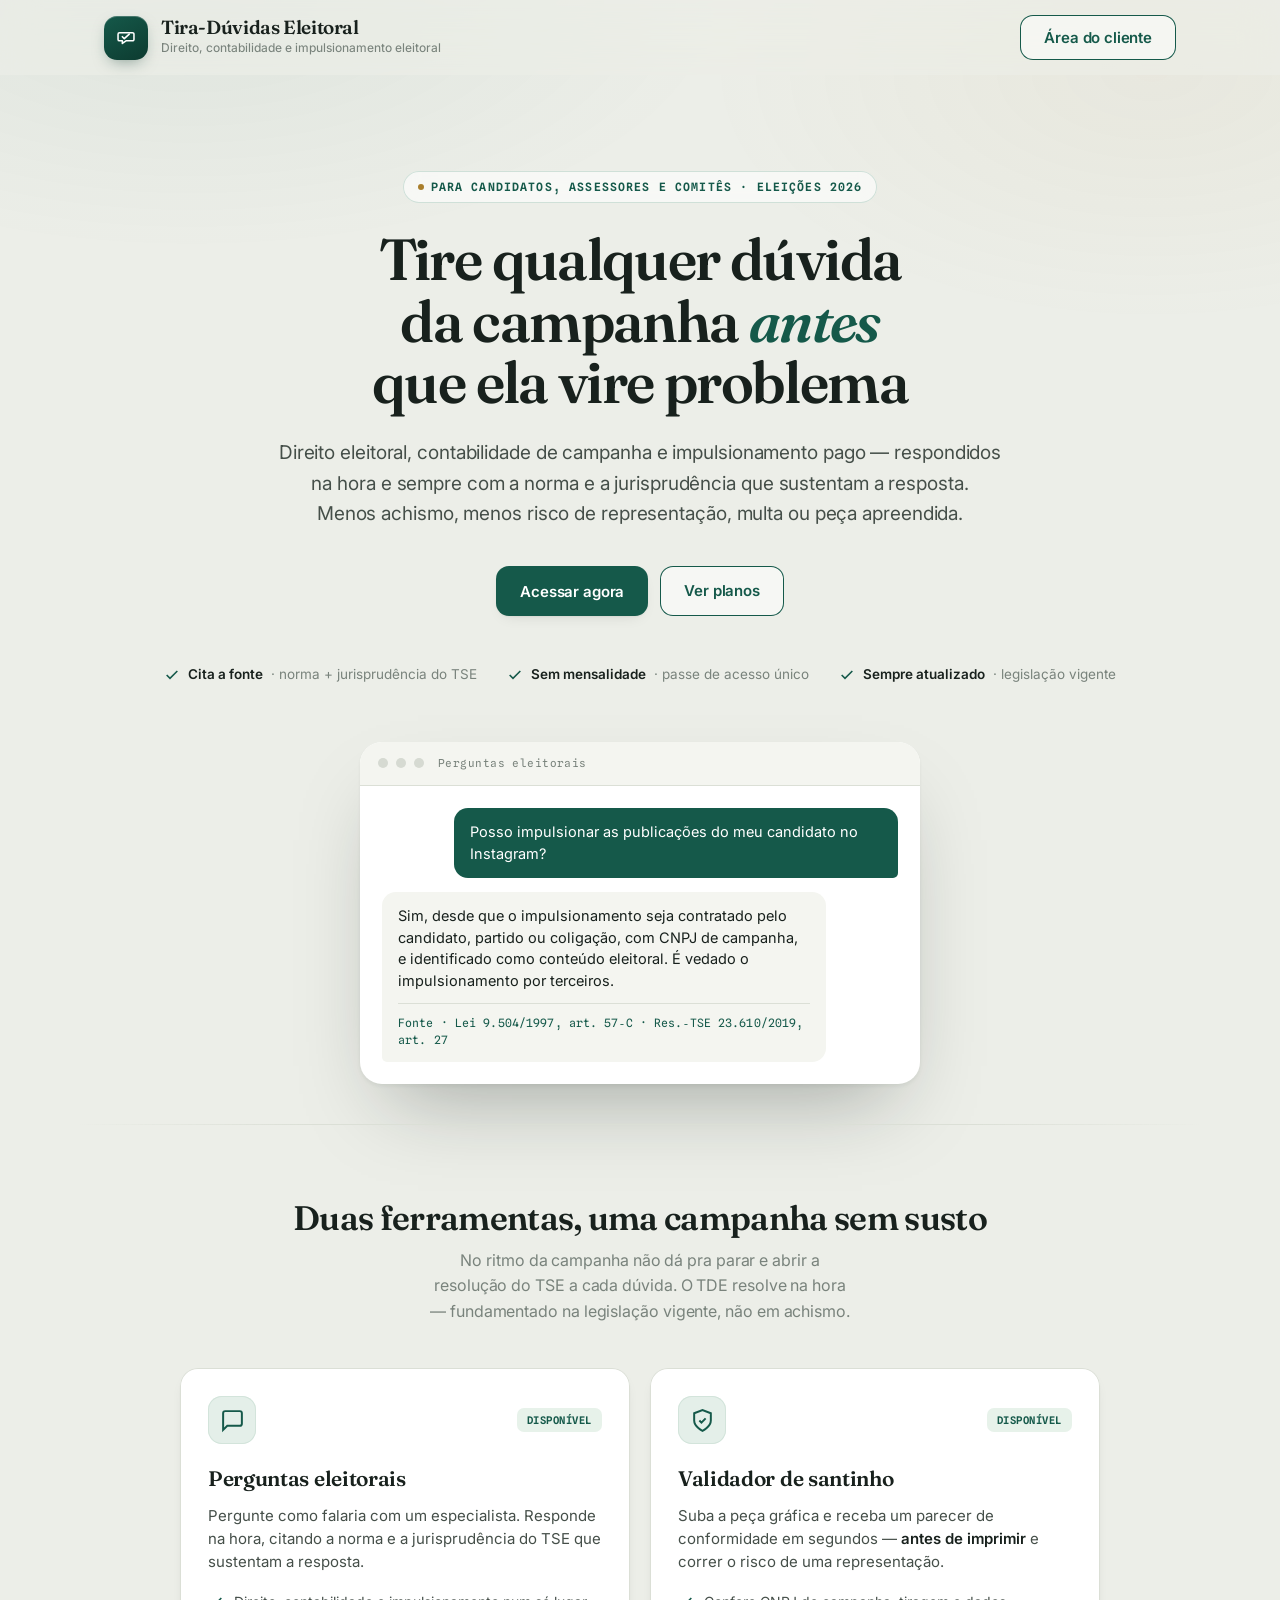
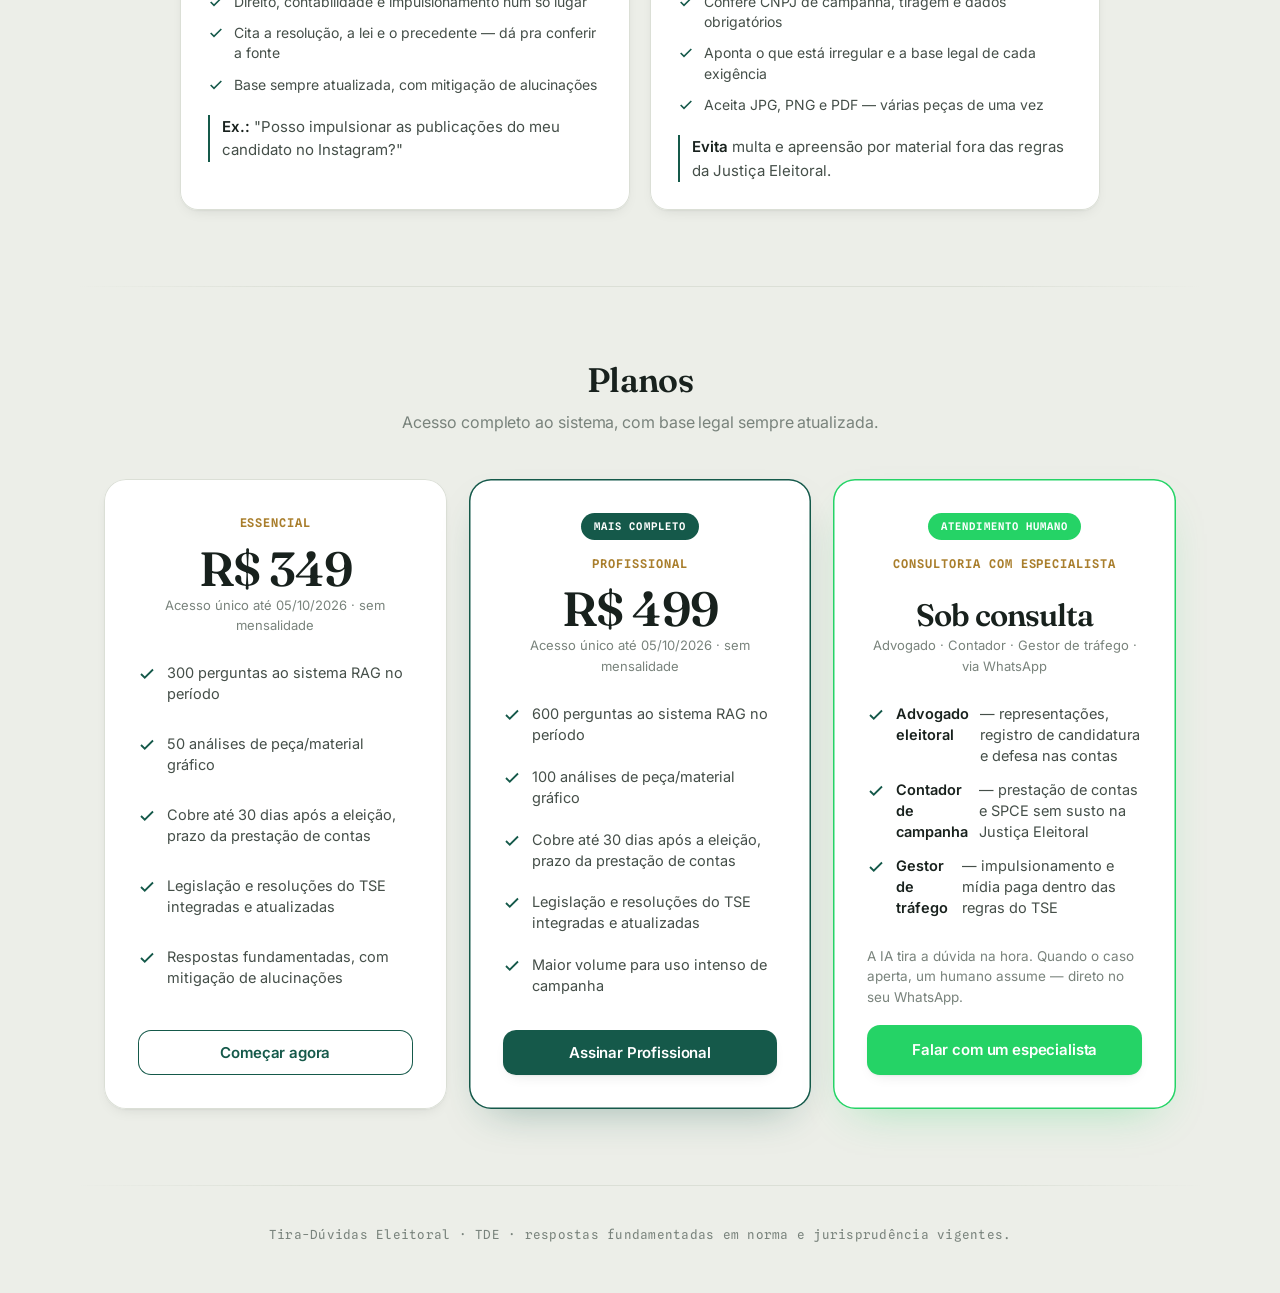
<file: mockups/landing-apple.html>
<!DOCTYPE html>
<html lang="pt-BR">
<head>
<meta charset="UTF-8">
<meta name="viewport" content="width=device-width, initial-scale=1.0">
<title>Tira-Dúvidas Eleitoral — mock-up (Apple design)</title>
<meta name="description" content="Assistente jurídico eleitoral com IA: direito, contabilidade de campanha e impulsionamento, com base na legislação e jurisprudência vigentes.">
<link rel="preconnect" href="https://fonts.googleapis.com">
<link rel="preconnect" href="https://fonts.gstatic.com" crossorigin>
<link href="https://fonts.googleapis.com/css2?family=Fraunces:opsz,wght@9..144,400;9..144,500;9..144,600&family=Inter:wght@400;450;500;600&family=Spline+Sans+Mono:wght@400;500;600&display=swap" rel="stylesheet">
<style>
  /* ─────────────────────────────────────────────────────────
     Design tokens — identidade da marca preservada, refinada.
     Springs aproximados por cubic-bezier (§4, §7): a curva de
     entrada e a de retorno são espelhadas nos hovers/presses.
  ───────────────────────────────────────────────────────── */
  :root{
    --ink:#18211d; --ink-soft:#454f49; --muted:#79837c;
    --paper:#eceee8; --paper-2:#f4f5f0; --surface:#ffffff; --line:#dbdfd6;
    --brand:#15594a; --brand-ink:#0d3b30; --brand-soft:#e4efe9; --accent:#a97e2c;
    --ok-bg:#e7f2ea;
    --serif:'Fraunces',Georgia,serif;
    --sans:'Inter',system-ui,-apple-system,sans-serif;
    --mono:'Spline Sans Mono',ui-monospace,monospace;
    --wrap:1120px; --r:18px; --r-lg:22px;
    /* profundidade em camadas (§12): sombra combina contato + elevação */
    --shadow-sm:0 1px 2px rgba(20,30,25,.05), 0 6px 16px -8px rgba(20,30,25,.14);
    --shadow:0 1px 2px rgba(20,30,25,.05), 0 20px 46px -20px rgba(20,30,25,.22);
    --shadow-lg:0 2px 4px rgba(20,30,25,.06), 0 34px 60px -24px rgba(20,30,25,.30);
    /* curvas espelhadas — entrada suave / saída suave (§7) */
    --ease-out:cubic-bezier(.22,.61,.36,1);
    --ease-spring:cubic-bezier(.34,1.32,.5,1); /* leve overshoot p/ momentum */
    --ease-press:cubic-bezier(.4,0,.2,1);
  }

  *,*::before,*::after{box-sizing:border-box;margin:0;padding:0}
  html{scroll-behavior:smooth}
  body{
    font-family:var(--sans);background:var(--paper);color:var(--ink);
    line-height:1.6;-webkit-font-smoothing:antialiased;text-rendering:optimizeLegibility;
    overflow-x:hidden;
  }
  /* textura de fundo em camadas — halos suaves atrás do conteúdo (§12 profundidade) */
  body::before{
    content:"";position:fixed;inset:0;z-index:-1;pointer-events:none;
    background:
      radial-gradient(60% 40% at 15% 0%, rgba(21,89,74,.06), transparent 70%),
      radial-gradient(50% 40% at 90% 8%, rgba(169,126,44,.05), transparent 70%);
  }
  a{color:inherit;text-decoration:none}
  .wrap{max-width:var(--wrap);margin:0 auto;padding:0 24px}

  /* ── Botões — feedback no pointer-down, instantâneo (§1, §10) ── */
  .btn{
    display:inline-flex;align-items:center;justify-content:center;gap:8px;
    font-family:inherit;font-weight:600;font-size:15px;letter-spacing:-.01em;
    border-radius:13px;padding:13px 24px;cursor:pointer;border:0;
    transition:transform .14s var(--ease-press), background .18s var(--ease-out), box-shadow .2s var(--ease-out);
    -webkit-tap-highlight-color:transparent;
  }
  .btn:focus{outline:none}
  .btn:focus-visible{outline:2.5px solid var(--brand);outline-offset:3px}
  .btn:active{transform:scale(.96)}          /* resposta na pressão, não no release */
  .btn-primary{background:var(--brand);color:#fff;box-shadow:var(--shadow-sm)}
  .btn-primary:hover{background:var(--brand-ink);box-shadow:var(--shadow);transform:translateY(-1px)}
  .btn-primary:active{transform:scale(.96)}
  .btn-ghost{background:rgba(255,255,255,.5);color:var(--brand);box-shadow:inset 0 0 0 1px var(--brand)}
  .btn-ghost:hover{background:var(--brand-soft)}
  .btn-wpp{background:#25d366;color:#fff;box-shadow:var(--shadow-sm)}
  .btn-wpp:hover{background:#1fb457;transform:translateY(-1px);box-shadow:var(--shadow)}

  /* ── Header translúcido — material flutuante, conteúdo passa por baixo (§12) ── */
  header.top{position:sticky;top:0;z-index:20;transition:box-shadow .3s var(--ease-out)}
  header.top::before{
    content:"";position:absolute;inset:0;z-index:-1;
    background:rgba(236,238,232,.72);
    backdrop-filter:blur(18px) saturate(180%);
    -webkit-backdrop-filter:blur(18px) saturate(180%);
    border-bottom:1px solid transparent;
    transition:border-color .3s var(--ease-out);
  }
  header.top.scrolled::before{border-bottom-color:var(--line)}
  .top-inner{display:flex;align-items:center;justify-content:space-between;max-width:var(--wrap);margin:0 auto;padding:15px 24px}
  .brand{display:flex;align-items:center;gap:13px}
  .seal{
    width:44px;height:44px;border-radius:13px;flex:none;
    background:linear-gradient(150deg,var(--brand),var(--brand-ink));
    display:grid;place-items:center;
    box-shadow:inset 0 1px 0 rgba(255,255,255,.22), 0 6px 16px -6px rgba(13,59,48,.5);
  }
  .seal svg{width:26px;height:26px}
  .brand h1{font-family:var(--serif);font-weight:600;font-size:19px;letter-spacing:-.02em;line-height:1.1}
  .brand span{display:block;font-size:12px;color:var(--muted);font-weight:450;letter-spacing:0}

  /* ── Hero ── */
  .hero{text-align:center;padding:96px 0 40px;position:relative}
  .kicker{
    display:inline-flex;align-items:center;gap:7px;
    font-family:var(--mono);font-size:11.5px;font-weight:600;letter-spacing:.1em;text-transform:uppercase;
    color:var(--brand);background:rgba(255,255,255,.6);
    box-shadow:inset 0 0 0 1px #cfe0d8;
    backdrop-filter:blur(8px);border-radius:999px;padding:7px 15px;margin-bottom:26px;
  }
  .kicker .dot{width:6px;height:6px;border-radius:50%;background:var(--accent)}
  /* Display type: tracking NEGATIVO cresce com o tamanho, leading apertado (§15) */
  .hero h2{
    font-family:var(--serif);font-weight:600;
    font-size:clamp(34px,5.6vw,58px);line-height:1.06;letter-spacing:-.028em;
    max-width:20ch;margin:0 auto;text-wrap:balance;
  }
  .hero h2 em{font-style:italic;color:var(--brand)}
  .hero p.lede{
    color:var(--ink-soft);font-size:clamp(16px,2.2vw,19px);line-height:1.62;
    max-width:62ch;margin:24px auto 36px;text-wrap:balance;letter-spacing:-.005em;
  }
  .cta-row{display:flex;gap:12px;justify-content:center;flex-wrap:wrap}
  .facts{
    display:flex;gap:14px 30px;justify-content:center;flex-wrap:wrap;
    margin-top:48px;color:var(--muted);font-size:13.5px;
  }
  .facts span{display:inline-flex;align-items:center;gap:8px}
  .facts b{color:var(--ink);font-weight:600}
  .facts .mk{color:var(--brand);flex:none}

  /* Cartão-demonstração flutuante — dá profundidade e mostra o produto (§8, §12) */
  .hero-demo{
    max-width:560px;margin:56px auto 0;text-align:left;position:relative;
    background:var(--surface);border-radius:var(--r-lg);
    box-shadow:var(--shadow-lg);overflow:hidden;
    box-shadow:0 2px 4px rgba(20,30,25,.06), 0 40px 80px -30px rgba(20,30,25,.34);
  }
  .hero-demo .demo-bar{
    display:flex;align-items:center;gap:8px;padding:13px 18px;
    background:var(--paper-2);border-bottom:1px solid var(--line);
    font-family:var(--mono);font-size:11px;color:var(--muted);letter-spacing:.04em;
  }
  .hero-demo .demo-bar i{width:10px;height:10px;border-radius:50%;background:#d6dad2;display:inline-block}
  .hero-demo .demo-bar .lbl{margin-left:6px}
  .demo-body{padding:22px}
  .bubble{border-radius:14px;padding:13px 16px;font-size:14.5px;line-height:1.5;max-width:86%}
  .bubble.q{background:var(--brand);color:#fff;margin-left:auto;border-bottom-right-radius:5px}
  .bubble.a{background:var(--paper-2);color:var(--ink);margin-top:14px;border-bottom-left-radius:5px}
  .bubble.a .cite{
    display:block;margin-top:11px;padding-top:11px;border-top:1px solid var(--line);
    font-family:var(--mono);font-size:11.5px;color:var(--brand);letter-spacing:.01em;line-height:1.5;
  }

  /* ── Seções ── */
  section.block{padding:76px 0;position:relative}
  section.block::before{
    content:"";position:absolute;top:0;left:50%;transform:translateX(-50%);
    width:min(var(--wrap),100% - 48px);height:1px;
    background:linear-gradient(90deg,transparent,var(--line) 20%,var(--line) 80%,transparent);
  }
  .block h3{
    font-family:var(--serif);font-weight:600;font-size:clamp(26px,3.6vw,34px);
    letter-spacing:-.02em;line-height:1.1;text-align:center;margin-bottom:10px;text-wrap:balance;
  }
  .block .sub{text-align:center;color:var(--muted);margin:0 auto 44px;max-width:60ch;text-wrap:balance;letter-spacing:-.005em}

  .grid-2{display:grid;grid-template-columns:repeat(auto-fit,minmax(300px,1fr));gap:20px;max-width:920px;margin:0 auto}

  /* Cartões — elevam com curva de mola no hover, comprimem na pressão (§4) */
  .card{
    background:var(--surface);border-radius:var(--r);padding:28px;
    box-shadow:var(--shadow-sm);box-shadow:inset 0 0 0 1px var(--line), var(--shadow-sm);
    display:flex;flex-direction:column;
    transition:transform .34s var(--ease-spring), box-shadow .34s var(--ease-out);
    will-change:transform;
  }
  .card:hover{transform:translateY(-5px);box-shadow:inset 0 0 0 1px var(--line), var(--shadow-lg)}
  .card:active{transform:translateY(-2px) scale(.995)}
  .tool-top{display:flex;align-items:center;justify-content:space-between;margin-bottom:18px}
  .tool-ico{
    width:48px;height:48px;border-radius:14px;background:var(--brand-soft);
    display:grid;place-items:center;box-shadow:inset 0 0 0 1px #d3e4db;
  }
  .tool-ico svg{width:25px;height:25px;color:var(--brand)}
  .tag{
    font-family:var(--mono);font-size:10.5px;font-weight:600;letter-spacing:.05em;
    padding:4px 10px;border-radius:7px;text-transform:uppercase;
  }
  .tag.on{background:var(--ok-bg);color:var(--brand)}
  .card h4{font-family:var(--serif);font-weight:600;font-size:21px;letter-spacing:-.015em;margin-bottom:8px}
  .card>p{color:var(--ink-soft);font-size:15px;line-height:1.56}
  .card>p b{color:var(--ink);font-weight:600}
  .tool-feats{list-style:none;margin:18px 0 0;padding:0;display:grid;gap:11px}
  .tool-feats li{display:flex;gap:10px;align-items:flex-start;font-size:14px;color:var(--ink-soft);line-height:1.45}
  .tool-feats li svg{flex:none;margin-top:2px;width:16px;height:16px;color:var(--brand)}
  .tool-eg{
    margin-top:20px;font-size:13px;color:var(--muted);line-height:1.5;
    border-left:2px solid var(--brand);padding-left:12px;
  }
  .tool-eg b{color:var(--ink-soft);font-weight:600}

  /* ── Preços ── */
  .price-grid{display:grid;grid-template-columns:repeat(auto-fit,minmax(300px,1fr));gap:22px;max-width:1120px;margin:0 auto;align-items:stretch}
  .price-card{
    background:var(--surface);border-radius:var(--r-lg);padding:34px;text-align:center;
    box-shadow:inset 0 0 0 1px var(--line), var(--shadow-sm);
    display:flex;flex-direction:column;
    transition:transform .34s var(--ease-spring), box-shadow .34s var(--ease-out);
  }
  .price-card:hover{transform:translateY(-5px);box-shadow:inset 0 0 0 1px var(--line), var(--shadow-lg)}
  .price-card.destaque{box-shadow:inset 0 0 0 1.5px var(--brand), 0 18px 44px -20px rgba(21,89,74,.4);transform:scale(1.015)}
  .price-card.destaque:hover{transform:translateY(-5px) scale(1.015)}
  .price-card.consultoria{box-shadow:inset 0 0 0 1.5px #25d366, 0 18px 44px -22px rgba(37,211,102,.4)}
  .price-badge{
    align-self:center;font-family:var(--mono);font-size:10.5px;font-weight:600;letter-spacing:.1em;
    text-transform:uppercase;color:#fff;background:var(--brand);border-radius:999px;padding:5px 13px;margin-bottom:14px;
  }
  .price-badge.wpp{background:#25d366}
  .plan{font-family:var(--mono);font-size:12px;letter-spacing:.08em;text-transform:uppercase;color:var(--accent);font-weight:600}
  .price{font-family:var(--serif);font-weight:600;font-size:48px;letter-spacing:-.02em;margin:12px 0 2px;line-height:1}
  .price .sob{font-size:31px}
  .price-note{color:var(--muted);font-size:13px}
  .price-card ul{list-style:none;text-align:left;margin:26px 0;display:grid;gap:13px;flex:1}
  .price-card li{display:flex;gap:11px;font-size:14.5px;color:var(--ink-soft);line-height:1.45}
  .price-card li svg{flex:none;margin-top:3px;color:var(--brand)}
  .price-card li strong{color:var(--ink);font-weight:600}
  .price-pitch{color:var(--muted);font-size:13.5px;line-height:1.5;margin:2px 0 18px;text-align:left}

  footer{padding:40px 0 48px;color:var(--muted);font-size:12.5px;position:relative}
  footer::before{content:"";position:absolute;top:0;left:50%;transform:translateX(-50%);width:min(var(--wrap),100% - 48px);height:1px;background:linear-gradient(90deg,transparent,var(--line) 20%,var(--line) 80%,transparent)}
  footer .wrap{font-family:var(--mono);letter-spacing:.02em;text-align:center}

  /* ─── Materialização por scroll (§12 "materialize, don't fade"; §7 caminhos) ───
     Sobe + surge; a curva de saída espelha a de entrada. */
  .reveal{opacity:0;transform:translateY(26px) scale(.985);transition:opacity .7s var(--ease-out), transform .7s var(--ease-out)}
  .reveal.in{opacity:1;transform:none}
  .reveal[data-d="1"]{transition-delay:.06s}
  .reveal[data-d="2"]{transition-delay:.12s}
  .reveal[data-d="3"]{transition-delay:.18s}

  /* Mobile */
  @media(max-width:720px){
    .hero{padding:72px 0 24px}
    .brand span{display:none}
    section.block{padding:60px 0}
    .facts{gap:12px 22px;font-size:13px}
  }

  /* ─── Acessibilidade (§14) ─── */
  @media (prefers-reduced-motion: reduce){
    html{scroll-behavior:auto}
    *,*::before,*::after{transition-duration:.001ms !important;animation-duration:.001ms !important}
    .reveal{opacity:1;transform:none;transition:opacity .2s ease}
    .btn:active,.card:hover,.card:active,.price-card:hover,.btn-primary:hover{transform:none}
  }
  @media (prefers-reduced-transparency: reduce){
    header.top::before{background:var(--paper);backdrop-filter:none;-webkit-backdrop-filter:none}
    .kicker{background:var(--brand-soft);backdrop-filter:none}
    .btn-ghost{background:#fff}
  }
  @media (prefers-contrast: more){
    :root{--line:#b9c0b6;--muted:#5c655f;--ink-soft:#2a332e}
    .card,.price-card{box-shadow:inset 0 0 0 1.5px var(--ink)}
  }
</style>
</head>
<body>
<header class="top">
  <div class="top-inner">
    <div class="brand">
      <div class="seal" aria-hidden="true">
        <svg viewBox="0 0 32 32"><path d="M8 9.5 h16 a1.8 1.8 0 0 1 1.8 1.8 v6.4 a1.8 1.8 0 0 1 -1.8 1.8 h-8 l-4.5 3.2 v-3.2 h-3.5 a1.8 1.8 0 0 1 -1.8 -1.8 v-6.4 a1.8 1.8 0 0 1 1.8 -1.8 z" fill="none" stroke="#fff" stroke-width="1.9" stroke-linejoin="round"/><path d="M11.5 14.4 l2.4 2.4 L20 11.2" fill="none" stroke="#fff" stroke-width="2" stroke-linecap="round" stroke-linejoin="round"/></svg>
      </div>
      <div>
        <h1>Tira-Dúvidas Eleitoral</h1>
        <span>Direito, contabilidade e impulsionamento eleitoral</span>
      </div>
    </div>
    <button class="btn btn-ghost">Área do cliente</button>
  </div>
</header>

<main>
  <section class="hero wrap">
    <span class="kicker reveal"><span class="dot"></span>Para candidatos, assessores e comitês · Eleições 2026</span>
    <h2 class="reveal" data-d="1">Tire qualquer dúvida da campanha <em>antes</em> que ela vire problema</h2>
    <p class="lede reveal" data-d="2">Direito eleitoral, contabilidade de campanha e impulsionamento pago — respondidos na hora e sempre com a norma e a jurisprudência que sustentam a resposta. Menos achismo, menos risco de representação, multa ou peça apreendida.</p>
    <div class="cta-row reveal" data-d="3">
      <button class="btn btn-primary">Acessar agora</button>
      <a class="btn btn-ghost" href="#precos">Ver planos</a>
    </div>
    <div class="facts reveal" data-d="3">
      <span><svg class="mk" width="16" height="16" viewBox="0 0 24 24" fill="none" stroke="currentColor" stroke-width="2.4"><path d="M20 6 9 17l-5-5"/></svg><span><b>Cita a fonte</b> · norma + jurisprudência do TSE</span></span>
      <span><svg class="mk" width="16" height="16" viewBox="0 0 24 24" fill="none" stroke="currentColor" stroke-width="2.4"><path d="M20 6 9 17l-5-5"/></svg><span><b>Sem mensalidade</b> · passe de acesso único</span></span>
      <span><svg class="mk" width="16" height="16" viewBox="0 0 24 24" fill="none" stroke="currentColor" stroke-width="2.4"><path d="M20 6 9 17l-5-5"/></svg><span><b>Sempre atualizado</b> · legislação vigente</span></span>
    </div>

    <div class="hero-demo reveal" data-d="2" aria-hidden="true">
      <div class="demo-bar"><i></i><i></i><i></i><span class="lbl">Perguntas eleitorais</span></div>
      <div class="demo-body">
        <div class="bubble q">Posso impulsionar as publicações do meu candidato no Instagram?</div>
        <div class="bubble a">Sim, desde que o impulsionamento seja contratado pelo candidato, partido ou coligação, com CNPJ de campanha, e identificado como conteúdo eleitoral. É vedado o impulsionamento por terceiros.
          <span class="cite">Fonte · Lei 9.504/1997, art. 57‑C · Res.‑TSE 23.610/2019, art. 27</span>
        </div>
      </div>
    </div>
  </section>

  <section class="block" id="casos">
    <div class="wrap">
      <h3 class="reveal">Duas ferramentas, uma campanha sem susto</h3>
      <p class="sub reveal" data-d="1">No ritmo da campanha não dá pra parar e abrir a resolução do TSE a cada dúvida. O TDE resolve na hora — fundamentado na legislação vigente, não em achismo.</p>
      <div class="grid-2">
        <div class="card reveal" data-d="1">
          <div class="tool-top">
            <div class="tool-ico"><svg viewBox="0 0 24 24" fill="none" stroke="currentColor" stroke-width="1.9"><path d="M21 15a2 2 0 0 1-2 2H7l-4 4V5a2 2 0 0 1 2-2h14a2 2 0 0 1 2 2z"/></svg></div>
            <span class="tag on">Disponível</span>
          </div>
          <h4>Perguntas eleitorais</h4>
          <p>Pergunte como falaria com um especialista. Responde na hora, citando a norma e a jurisprudência do TSE que sustentam a resposta.</p>
          <ul class="tool-feats">
            <li><svg viewBox="0 0 24 24" fill="none" stroke="currentColor" stroke-width="2.4"><path d="M20 6 9 17l-5-5"/></svg> Direito, contabilidade e impulsionamento num só lugar</li>
            <li><svg viewBox="0 0 24 24" fill="none" stroke="currentColor" stroke-width="2.4"><path d="M20 6 9 17l-5-5"/></svg> Cita a resolução, a lei e o precedente — dá pra conferir a fonte</li>
            <li><svg viewBox="0 0 24 24" fill="none" stroke="currentColor" stroke-width="2.4"><path d="M20 6 9 17l-5-5"/></svg> Base sempre atualizada, com mitigação de alucinações</li>
          </ul>
          <p class="tool-eg"><b>Ex.:</b> "Posso impulsionar as publicações do meu candidato no Instagram?"</p>
        </div>
        <div class="card reveal" data-d="2">
          <div class="tool-top">
            <div class="tool-ico"><svg viewBox="0 0 24 24" fill="none" stroke="currentColor" stroke-width="1.9"><path d="M12 22s8-4 8-10V5l-8-3-8 3v7c0 6 8 10 8 10z"/><path d="m9 12 2 2 4-4"/></svg></div>
            <span class="tag on">Disponível</span>
          </div>
          <h4>Validador de santinho</h4>
          <p>Suba a peça gráfica e receba um parecer de conformidade em segundos — <b>antes de imprimir</b> e correr o risco de uma representação.</p>
          <ul class="tool-feats">
            <li><svg viewBox="0 0 24 24" fill="none" stroke="currentColor" stroke-width="2.4"><path d="M20 6 9 17l-5-5"/></svg> Confere CNPJ de campanha, tiragem e dados obrigatórios</li>
            <li><svg viewBox="0 0 24 24" fill="none" stroke="currentColor" stroke-width="2.4"><path d="M20 6 9 17l-5-5"/></svg> Aponta o que está irregular e a base legal de cada exigência</li>
            <li><svg viewBox="0 0 24 24" fill="none" stroke="currentColor" stroke-width="2.4"><path d="M20 6 9 17l-5-5"/></svg> Aceita JPG, PNG e PDF — várias peças de uma vez</li>
          </ul>
          <p class="tool-eg"><b>Evita</b> multa e apreensão por material fora das regras da Justiça Eleitoral.</p>
        </div>
      </div>
    </div>
  </section>

  <section class="block" id="precos">
    <div class="wrap">
      <h3 class="reveal">Planos</h3>
      <p class="sub reveal" data-d="1">Acesso completo ao sistema, com base legal sempre atualizada.</p>
      <div class="price-grid">
        <!-- Essencial -->
        <div class="price-card reveal" data-d="1">
          <div class="plan">Essencial</div>
          <div class="price">R$ 349</div>
          <div class="price-note">Acesso único até 05/10/2026 · sem mensalidade</div>
          <ul>
            <li><svg width="18" height="18" viewBox="0 0 24 24" fill="none" stroke="currentColor" stroke-width="2.4"><path d="M20 6 9 17l-5-5"/></svg> 300 perguntas ao sistema RAG no período</li>
            <li><svg width="18" height="18" viewBox="0 0 24 24" fill="none" stroke="currentColor" stroke-width="2.4"><path d="M20 6 9 17l-5-5"/></svg> 50 análises de peça/material gráfico</li>
            <li><svg width="18" height="18" viewBox="0 0 24 24" fill="none" stroke="currentColor" stroke-width="2.4"><path d="M20 6 9 17l-5-5"/></svg> Cobre até 30 dias após a eleição, prazo da prestação de contas</li>
            <li><svg width="18" height="18" viewBox="0 0 24 24" fill="none" stroke="currentColor" stroke-width="2.4"><path d="M20 6 9 17l-5-5"/></svg> Legislação e resoluções do TSE integradas e atualizadas</li>
            <li><svg width="18" height="18" viewBox="0 0 24 24" fill="none" stroke="currentColor" stroke-width="2.4"><path d="M20 6 9 17l-5-5"/></svg> Respostas fundamentadas, com mitigação de alucinações</li>
          </ul>
          <button class="btn btn-ghost" style="width:100%">Começar agora</button>
        </div>
        <!-- Profissional -->
        <div class="price-card destaque reveal" data-d="2">
          <div class="price-badge">Mais completo</div>
          <div class="plan">Profissional</div>
          <div class="price">R$ 499</div>
          <div class="price-note">Acesso único até 05/10/2026 · sem mensalidade</div>
          <ul>
            <li><svg width="18" height="18" viewBox="0 0 24 24" fill="none" stroke="currentColor" stroke-width="2.4"><path d="M20 6 9 17l-5-5"/></svg> 600 perguntas ao sistema RAG no período</li>
            <li><svg width="18" height="18" viewBox="0 0 24 24" fill="none" stroke="currentColor" stroke-width="2.4"><path d="M20 6 9 17l-5-5"/></svg> 100 análises de peça/material gráfico</li>
            <li><svg width="18" height="18" viewBox="0 0 24 24" fill="none" stroke="currentColor" stroke-width="2.4"><path d="M20 6 9 17l-5-5"/></svg> Cobre até 30 dias após a eleição, prazo da prestação de contas</li>
            <li><svg width="18" height="18" viewBox="0 0 24 24" fill="none" stroke="currentColor" stroke-width="2.4"><path d="M20 6 9 17l-5-5"/></svg> Legislação e resoluções do TSE integradas e atualizadas</li>
            <li><svg width="18" height="18" viewBox="0 0 24 24" fill="none" stroke="currentColor" stroke-width="2.4"><path d="M20 6 9 17l-5-5"/></svg> Maior volume para uso intenso de campanha</li>
          </ul>
          <button class="btn btn-primary" style="width:100%">Assinar Profissional</button>
        </div>
        <!-- Consultoria -->
        <div class="price-card consultoria reveal" data-d="3">
          <div class="price-badge wpp">Atendimento humano</div>
          <div class="plan">Consultoria com especialista</div>
          <div class="price"><span class="sob">Sob consulta</span></div>
          <div class="price-note">Advogado · Contador · Gestor de tráfego · via WhatsApp</div>
          <ul>
            <li><svg width="18" height="18" viewBox="0 0 24 24" fill="none" stroke="currentColor" stroke-width="2.4"><path d="M20 6 9 17l-5-5"/></svg> <strong>Advogado eleitoral</strong> — representações, registro de candidatura e defesa nas contas</li>
            <li><svg width="18" height="18" viewBox="0 0 24 24" fill="none" stroke="currentColor" stroke-width="2.4"><path d="M20 6 9 17l-5-5"/></svg> <strong>Contador de campanha</strong> — prestação de contas e SPCE sem susto na Justiça Eleitoral</li>
            <li><svg width="18" height="18" viewBox="0 0 24 24" fill="none" stroke="currentColor" stroke-width="2.4"><path d="M20 6 9 17l-5-5"/></svg> <strong>Gestor de tráfego</strong> — impulsionamento e mídia paga dentro das regras do TSE</li>
          </ul>
          <p class="price-pitch">A IA tira a dúvida na hora. Quando o caso aperta, um humano assume — direto no seu WhatsApp.</p>
          <a class="btn btn-wpp" style="width:100%" href="#">Falar com um especialista</a>
        </div>
      </div>
    </div>
  </section>
</main>

<footer><div class="wrap">Tira-Dúvidas Eleitoral · TDE · respostas fundamentadas em norma e jurisprudência vigentes.</div></footer>

<script>
  /* Materialização por scroll — surge uma vez, sem loop (§8, §11, §14).
     Só anima quando o usuário não pediu movimento reduzido. */
  (function(){
    var reduce = matchMedia('(prefers-reduced-motion: reduce)').matches;
    var els = document.querySelectorAll('.reveal');
    if (reduce || !('IntersectionObserver' in window)){
      els.forEach(function(el){ el.classList.add('in'); });
    } else {
      var io = new IntersectionObserver(function(entries){
        entries.forEach(function(e){
          if (e.isIntersecting){ e.target.classList.add('in'); io.unobserve(e.target); }
        });
      }, { threshold:.14, rootMargin:'0px 0px -8% 0px' });
      els.forEach(function(el){ io.observe(el); });
    }

    /* Scroll edge effect — a borda do header só aparece quando há conteúdo por baixo (§12). */
    var header = document.querySelector('header.top');
    var onScroll = function(){ header.classList.toggle('scrolled', window.scrollY > 6); };
    onScroll();
    addEventListener('scroll', onScroll, { passive:true });
  })();
</script>
</body>
</html>
</file>
